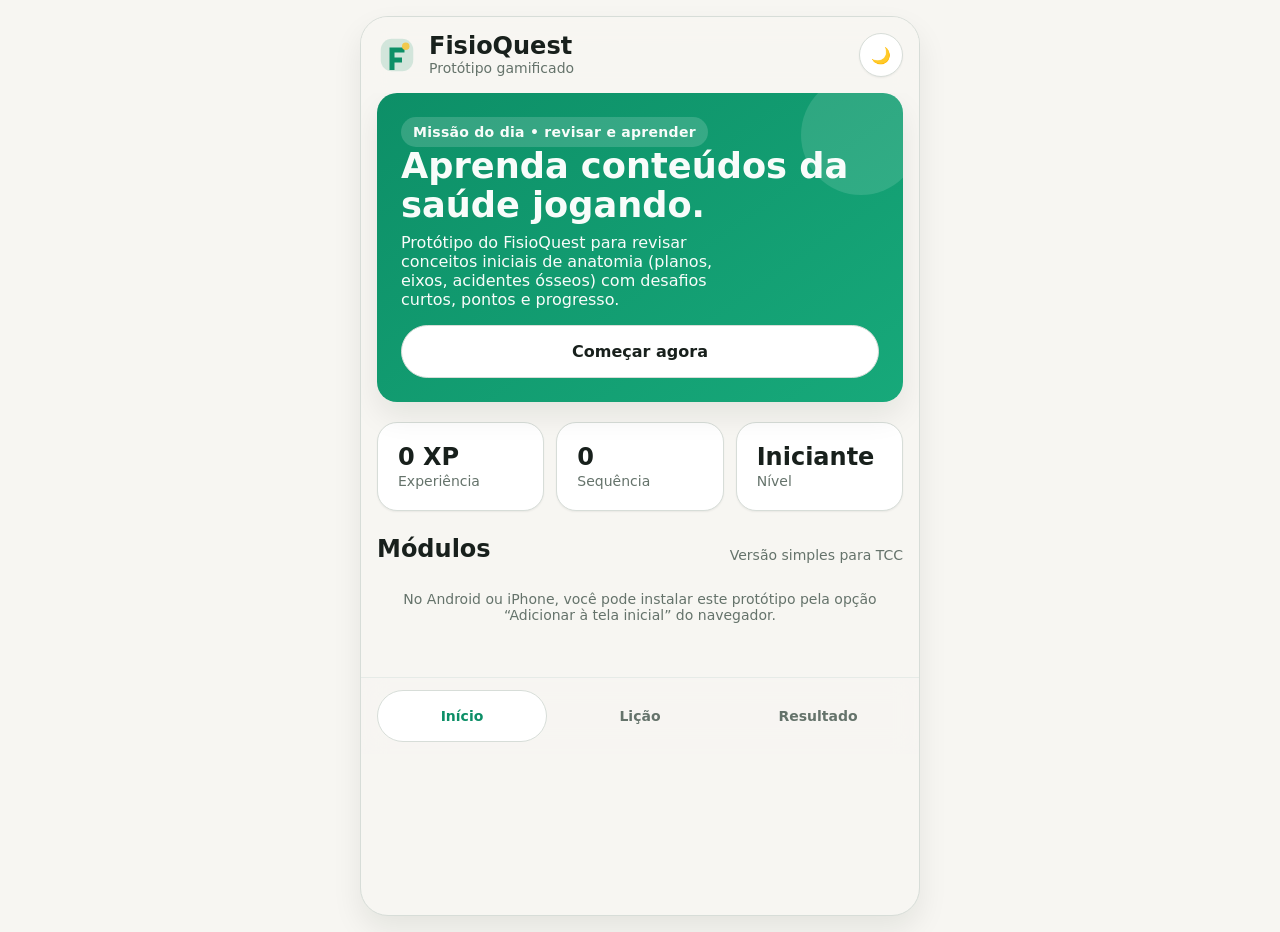
<file: fisioquest-app-v2.html>
<!doctype html>
<html lang="pt-BR" data-theme="light">
<head>
  <meta charset="UTF-8" />
  <meta name="viewport" content="width=device-width, initial-scale=1.0" />
  <meta name="theme-color" content="#0d8f67" />
  <title>FisioQuest</title>
  <link rel="preconnect" href="https://api.fontshare.com" />
  <link href="https://api.fontshare.com/v2/css?f[]=satoshi@400,500,700,900&display=swap" rel="stylesheet" />
  <style>
    :root,[data-theme="light"]{
      --text-xs:clamp(.75rem,.7rem + .25vw,.875rem);
      --text-sm:clamp(.875rem,.8rem + .35vw,1rem);
      --text-base:clamp(1rem,.95rem + .25vw,1.125rem);
      --text-lg:clamp(1.125rem,1rem + .75vw,1.5rem);
      --text-xl:clamp(1.5rem,1.2rem + 1.25vw,2.25rem);
      --space-1:.25rem;--space-2:.5rem;--space-3:.75rem;--space-4:1rem;--space-5:1.25rem;--space-6:1.5rem;--space-8:2rem;--space-10:2.5rem;--space-12:3rem;--space-16:4rem;
      --color-bg:#f7f6f2;--color-surface:#ffffff;--color-surface-2:#f4f8f6;--color-border:#d7ddd8;--color-divider:#e6ebe7;
      --color-text:#18201c;--color-text-muted:#65736b;--color-text-inverse:#f8fcfa;
      --color-primary:#0d8f67;--color-primary-hover:#0a7353;--color-accent:#f2c94c;--color-success:#2f7d32;--color-error:#b63c3c;
      --radius-sm:.5rem;--radius-md:.875rem;--radius-lg:1.25rem;--radius-full:999px;
      --shadow-sm:0 1px 2px rgba(0,0,0,.06);--shadow-md:0 14px 30px rgba(7,21,15,.08);
      --font-body:'Satoshi',system-ui,sans-serif;
    }
    [data-theme="dark"]{
      --color-bg:#121715;--color-surface:#19201d;--color-surface-2:#202a26;--color-border:#2e3733;--color-divider:#27312d;
      --color-text:#edf5f1;--color-text-muted:#a4b4ab;--color-text-inverse:#12201a;
      --color-primary:#38b98e;--color-primary-hover:#54c59d;--color-accent:#f0c44d;--color-success:#69b36b;--color-error:#f26d6d;
      --shadow-sm:0 1px 2px rgba(0,0,0,.25);--shadow-md:0 20px 38px rgba(0,0,0,.28);
    }
    *,*::before,*::after{box-sizing:border-box}
    html,body{margin:0;padding:0;min-height:100%;font-family:var(--font-body);background:var(--color-bg);color:var(--color-text);-webkit-font-smoothing:antialiased}
    button,input,select{font:inherit}
    button{cursor:pointer;border:none}
    .app{min-height:100dvh;display:flex;flex-direction:column;max-width:560px;margin:0 auto;background:var(--color-bg)}
    .topbar{display:flex;justify-content:space-between;align-items:center;padding:var(--space-4);position:sticky;top:0;background:color-mix(in srgb,var(--color-bg) 88%, transparent);backdrop-filter:blur(12px);z-index:20}
    .brand{display:flex;align-items:center;gap:var(--space-3)}
    .brand svg{width:40px;height:40px;color:var(--color-primary)}
    .brand strong{font-size:var(--text-lg);line-height:1}
    .brand span{display:block;font-size:var(--text-xs);color:var(--color-text-muted);margin-top:2px}
    .icon-btn{width:44px;height:44px;border-radius:50%;background:var(--color-surface);color:var(--color-text);box-shadow:var(--shadow-sm);display:grid;place-items:center;border:1px solid var(--color-border)}
    main{padding:0 var(--space-4) var(--space-10)}
    .screen{display:none;animation:fade .28s ease}
    .screen.active{display:block}
    @keyframes fade{from{opacity:.15;transform:translateY(8px)}to{opacity:1;transform:none}}
    .hero{background:linear-gradient(145deg,var(--color-primary),#17a97a);color:var(--color-text-inverse);padding:var(--space-6);border-radius:var(--radius-lg);box-shadow:var(--shadow-md);overflow:hidden;position:relative}
    .hero::after{content:"";position:absolute;right:-18px;top:-18px;width:120px;height:120px;border-radius:50%;background:rgba(255,255,255,.12)}
    .hero h1{font-size:var(--text-xl);margin:0 0 var(--space-2);line-height:1.1}
    .hero p{margin:0 0 var(--space-4);max-width:34ch}
    .pill{display:inline-flex;align-items:center;gap:.35rem;background:rgba(255,255,255,.16);padding:.45rem .75rem;border-radius:999px;font-size:var(--text-xs);font-weight:700;letter-spacing:.02em}
    .stats{display:grid;grid-template-columns:repeat(3,1fr);gap:var(--space-3);margin:var(--space-5) 0}
    .card{background:var(--color-surface);border:1px solid var(--color-border);border-radius:var(--radius-lg);padding:var(--space-5);box-shadow:var(--shadow-sm)}
    .stat strong{display:block;font-size:var(--text-lg)}
    .stat span{font-size:var(--text-xs);color:var(--color-text-muted)}
    .section-title{display:flex;justify-content:space-between;align-items:end;margin:var(--space-6) 0 var(--space-3)}
    .section-title h2{font-size:var(--text-lg);margin:0}
    .section-title span{font-size:var(--text-xs);color:var(--color-text-muted)}
    .module-list{display:grid;gap:var(--space-3)}
    .module-card{display:grid;grid-template-columns:auto 1fr auto;gap:var(--space-4);align-items:center;background:var(--color-surface);border:1px solid var(--color-border);border-radius:var(--radius-lg);padding:var(--space-4);box-shadow:var(--shadow-sm)}
    .module-icon{width:52px;height:52px;border-radius:16px;display:grid;place-items:center;font-size:1.4rem;font-weight:900;background:var(--color-surface-2)}
    .module-meta h3{margin:0 0 .25rem;font-size:var(--text-base)}
    .module-meta p{margin:0;color:var(--color-text-muted);font-size:var(--text-sm)}
    .tag{padding:.4rem .7rem;border-radius:999px;font-size:var(--text-xs);font-weight:700;background:var(--color-surface-2);color:var(--color-text-muted)}
    .btn{width:100%;display:inline-flex;justify-content:center;align-items:center;gap:.5rem;padding:1rem 1.15rem;border-radius:999px;font-weight:800;font-size:var(--text-sm);transition:.2s ease}
    .btn-primary{background:var(--color-primary);color:var(--color-text-inverse)}
    .btn-primary:hover{background:var(--color-primary-hover)}
    .btn-secondary{background:var(--color-surface);color:var(--color-text);border:1px solid var(--color-border)}
    .lesson-head{display:flex;justify-content:space-between;align-items:center;gap:var(--space-3);margin-top:var(--space-3)}
    .progress-wrap{display:grid;gap:var(--space-2);margin:var(--space-4) 0 var(--space-5)}
    .progress-bar{height:14px;border-radius:999px;background:var(--color-surface-2);overflow:hidden;border:1px solid var(--color-border)}
    .progress-fill{height:100%;width:0;background:linear-gradient(90deg,var(--color-primary),#61d8af);border-radius:999px;transition:width .3s ease}
    .question{font-size:var(--text-lg);line-height:1.3;margin:0 0 var(--space-5)}
    .answers{display:grid;gap:var(--space-3)}
    .answer{width:100%;text-align:left;padding:1rem 1rem;border-radius:1rem;background:var(--color-surface);border:2px solid var(--color-border);color:var(--color-text);font-weight:700}
    .answer.selected{border-color:var(--color-primary);background:color-mix(in srgb,var(--color-primary) 10%, var(--color-surface))}
    .answer.correct{border-color:var(--color-success);background:color-mix(in srgb,var(--color-success) 12%, var(--color-surface))}
    .answer.wrong{border-color:var(--color-error);background:color-mix(in srgb,var(--color-error) 11%, var(--color-surface))}
    .feedback{min-height:60px;margin:var(--space-4) 0;font-size:var(--text-sm);color:var(--color-text-muted)}
    .footer-actions{display:grid;gap:var(--space-3);margin-top:var(--space-4)}
    .result-hero{text-align:center;padding:var(--space-6) var(--space-5)}
    .score-ring{width:150px;height:150px;margin:0 auto var(--space-4);border-radius:50%;display:grid;place-items:center;background:conic-gradient(var(--color-primary) calc(var(--percent) * 1%), var(--color-surface-2) 0);padding:12px}
    .score-ring-inner{width:100%;height:100%;border-radius:50%;display:grid;place-items:center;background:var(--color-bg)}
    .score-ring strong{font-size:2rem;line-height:1}
    .mini-grid{display:grid;grid-template-columns:repeat(2,1fr);gap:var(--space-3);margin-top:var(--space-4)}
    .bottom-nav{position:sticky;bottom:0;background:color-mix(in srgb,var(--color-bg) 90%, transparent);backdrop-filter:blur(12px);padding:var(--space-3) var(--space-4) calc(var(--space-3) + env(safe-area-inset-bottom));display:grid;grid-template-columns:repeat(3,1fr);gap:var(--space-2);border-top:1px solid var(--color-divider)}
    .nav-btn{min-height:52px;border-radius:999px;background:transparent;color:var(--color-text-muted);font-size:var(--text-xs);font-weight:700}
    .nav-btn.active{background:var(--color-surface);color:var(--color-primary);border:1px solid var(--color-border)}
    .install-tip{margin-top:var(--space-4);font-size:var(--text-xs);color:var(--color-text-muted);text-align:center}
    .hidden{display:none!important}
    @media (min-width:700px){.app{margin:var(--space-4) auto;border:1px solid var(--color-border);border-radius:28px;overflow:hidden;box-shadow:var(--shadow-md)}}
  </style>
</head>
<body>
<div class="app">
  <header class="topbar">
    <div class="brand" aria-label="FisioQuest">
      <svg viewBox="0 0 64 64" fill="none" aria-hidden="true">
        <rect x="6" y="6" width="52" height="52" rx="18" fill="currentColor" opacity=".16"></rect>
        <path d="M20 20h24v8H28v8h12v8H28v12h-8V20Z" fill="currentColor"></path>
        <circle cx="46" cy="18" r="6" fill="#f2c94c"></circle>
      </svg>
      <div>
        <strong>FisioQuest</strong>
        <span>Protótipo gamificado</span>
      </div>
    </div>
    <button class="icon-btn" id="themeToggle" aria-label="Alternar tema">
      <span id="themeIcon">🌙</span>
    </button>
  </header>

  <main>
    <section id="homeScreen" class="screen active">
      <div class="hero">
        <div class="pill">Missão do dia • revisar e aprender</div>
        <h1>Aprenda conteúdos da saúde jogando.</h1>
        <p>Protótipo do FisioQuest para revisar conceitos iniciais de anatomia (planos, eixos, acidentes ósseos) com desafios curtos, pontos e progresso.</p>
        <button class="btn btn-secondary" id="quickStartBtn">Começar agora</button>
      </div>

      <div class="stats">
        <div class="card stat"><strong id="statXp">0 XP</strong><span>Experiência</span></div>
        <div class="card stat"><strong id="statStreak">0</strong><span>Sequência</span></div>
        <div class="card stat"><strong id="statRank">Iniciante</strong><span>Nível</span></div>
      </div>

      <div class="section-title">
        <h2>Módulos</h2>
        <span>Versão simples para TCC</span>
      </div>
      <div class="module-list" id="moduleList"></div>

      <p class="install-tip">No Android ou iPhone, você pode instalar este protótipo pela opção “Adicionar à tela inicial” do navegador.</p>
    </section>

    <section id="lessonScreen" class="screen">
      <div class="lesson-head">
        <div>
          <div class="tag" id="lessonTag">Módulo</div>
          <h2 id="lessonTitle" style="margin:.6rem 0 0;font-size:var(--text-lg)">Lição</h2>
        </div>
        <div class="tag" id="questionCounter">1/5</div>
      </div>

      <div class="progress-wrap">
        <div style="display:flex;justify-content:space-between;font-size:var(--text-xs);color:var(--color-text-muted)">
          <span>Progresso da lição</span>
          <span id="progressText">0%</span>
        </div>
        <div class="progress-bar"><div class="progress-fill" id="progressFill"></div></div>
      </div>

      <div class="card">
        <p class="question" id="questionText"></p>
        <div class="answers" id="answers"></div>
        <div class="feedback" id="feedback">Escolha uma resposta para continuar.</div>
        <div class="footer-actions">
          <button class="btn btn-primary" id="nextBtn" disabled>Responder primeiro</button>
          <button class="btn btn-secondary" id="backHomeBtn">Voltar ao início</button>
        </div>
      </div>
    </section>

    <section id="resultScreen" class="screen">
      <div class="card result-hero">
        <div class="score-ring" id="scoreRing" style="--percent:0">
          <div class="score-ring-inner">
            <div>
              <strong id="finalScore">0%</strong>
              <div style="font-size:var(--text-xs);color:var(--color-text-muted)">desempenho</div>
            </div>
          </div>
        </div>
        <h2 id="resultTitle" style="margin:0 0 .5rem;font-size:var(--text-lg)">Lição concluída</h2>
        <p id="resultText" style="margin:0 auto;color:var(--color-text-muted)">Você terminou a atividade.</p>
        <div class="mini-grid">
          <div class="card"><strong id="correctCount">0</strong><span style="display:block;color:var(--color-text-muted);font-size:var(--text-xs)">Acertos</span></div>
          <div class="card"><strong id="earnedXp">0 XP</strong><span style="display:block;color:var(--color-text-muted);font-size:var(--text-xs)">Ganho</span></div>
        </div>
        <div class="footer-actions">
          <button class="btn btn-primary" id="restartModuleBtn">Repetir módulo</button>
          <button class="btn btn-secondary" id="goHomeFromResultBtn">Escolher outro módulo</button>
        </div>
      </div>
    </section>
  </main>

  <nav class="bottom-nav" aria-label="Navegação inferior">
    <button class="nav-btn active" data-target="homeScreen">Início</button>
    <button class="nav-btn" data-target="lessonScreen">Lição</button>
    <button class="nav-btn" data-target="resultScreen">Resultado</button>
  </nav>
</div>

<script>
const modules = [
  {
    id:'anat_basica',
    icon:'🩻',
    color:'#e8f6ef',
    title:'Fundamentos de Anatomia',
    subtitle:'Planos, eixos e posições anatômicas',
    lesson:'Noções básicas',
    questions:[
      {q:'A posição anatômica padrão é descrita com o indivíduo:', options:['Deitado em decúbito dorsal, membros relaxados','Em pé, olhando para frente, membros superiores ao lado do corpo, palmas voltadas para frente','Sentado, com joelhos flexionados a 90°','Deitado em decúbito ventral, cabeça lateralizada'], answer:1, explain:'A posição anatômica é em pé, face e olhar para frente, membros ao lado do corpo e palmas das mãos voltadas para frente.'},
      {q:'Qual plano divide o corpo em porções anterior e posterior?', options:['Plano sagital','Plano transversal','Plano frontal (coronal)','Plano oblíquo'], answer:2, explain:'O plano frontal ou coronal divide o corpo em partes anterior (ventral) e posterior (dorsal).'},
      {q:'Qual plano divide o corpo em metades direita e esquerda?', options:['Plano transversal','Plano sagital mediano','Plano frontal','Plano horizontal'], answer:1, explain:'O plano sagital mediano divide o corpo em metades direita e esquerda.'},
      {q:'O plano transversal também pode ser chamado de:', options:['Plano horizontal','Plano frontal','Plano sagital','Plano coronal'], answer:0, explain:'O plano transversal ou horizontal divide o corpo em partes superior e inferior.'},
      {q:'O movimento de afastar um segmento da linha média é chamado de:', options:['Adução','Abdução','Rotação medial','Flexão'], answer:1, explain:'Abdução é o movimento de afastar o segmento corporal da linha média.'},
      {q:'O movimento de aproximar um segmento da linha média é chamado de:', options:['Abdução','Extensão','Adução','Rotação lateral'], answer:2, explain:'Adução é o movimento de aproximar o segmento da linha média.'},
      {q:'Flexão do cotovelo ocorre no plano:', options:['Transversal','Sagital','Frontal','Horizontal'], answer:1, explain:'Flexão e extensão geralmente ocorrem no plano sagital.'},
      {q:'Rotação medial e lateral do ombro ocorrem principalmente em qual plano?', options:['Frontal','Transversal','Sagital','Oblíquo'], answer:1, explain:'As rotações ocorrem em torno de um eixo longitudinal, no plano transversal.'},
      {q:'Em relação à posição anatômica, o esterno está _______ em relação à coluna vertebral.', options:['Posterior','Lateral','Inferior','Anterior'], answer:3, explain:'O esterno é anterior em relação à coluna vertebral.'},
      {q:'Em relação ao joelho, o tornozelo é considerado:', options:['Proximal','Distal','Medial','Superior'], answer:1, explain:'O tornozelo está mais distante da raiz do membro, sendo distal em relação ao joelho.'},
      {q:'Qual termo anatômico indica uma posição mais próxima da cabeça?', options:['Caudal','Inferior','Cranial','Distal'], answer:2, explain:'Cranial (ou cefálico) indica proximidade da cabeça.'},
      {q:'O termo "lateral" significa:', options:['Próximo ao centro do corpo','Afastado do plano mediano','Acima de outra estrutura','Abaixo de outra estrutura'], answer:1, explain:'Lateral indica afastamento do plano mediano do corpo.'},
      {q:'O termo "medial" significa:', options:['Mais próximo da linha média','Mais distante da linha média','Em direção aos pés','Em direção à cabeça'], answer:0, explain:'Medial é aquilo que se aproxima da linha média do corpo.'},
      {q:'Qual estrutura é mais proximal em relação ao punho?', options:['Falanges proximais','Metacarpos','Úmero','Falanges distais'], answer:2, explain:'O úmero está mais próximo da raiz do membro, sendo proximal em relação ao punho.'},
      {q:'O termo "ipsilateral" significa:', options:['No lado oposto','No mesmo lado do corpo','Na linha média','Entre duas estruturas'], answer:1, explain:'Ipsilateral indica estruturas localizadas no mesmo lado do corpo.'},
      {q:'O termo "contralateral" significa:', options:['No mesmo lado','No lado oposto','Superior','Inferior'], answer:1, explain:'Contralateral indica estruturas que se localizam em lados opostos do corpo.'}
    ]
  },
  {
    id:'acidentes_osseos',
    icon:'🦴',
    color:'#f4fff2',
    title:'Acidentes Ósseos',
    subtitle:'Principal vocabulário anatômico dos ossos',
    lesson:'Formas e relevâncias',
    questions:[
      {q:'As saliências ósseas onde tendões e ligamentos se inserem são chamadas de:', options:['Fossas','Côndilos','Tuberosidades','Forames'], answer:2, explain:'Tuberosidades são saliências que servem de ponto de inserção para músculos e ligamentos.'},
      {q:'Uma pequena proeminência óssea arredondada recebe o nome de:', options:['Túber','Cabeça','Tubérculo','Espinha'], answer:2, explain:'Tubérculo é uma pequena saliência óssea arredondada.'},
      {q:'As superfícies articulares lisas e arredondadas no final de alguns ossos longos são chamadas de:', options:['Epicôndilos','Côndilos','Cristas','Linhas'], answer:1, explain:'Côndilos são superfícies articulares arredondadas que se articulam com outros ossos.'},
      {q:'Uma abertura ou orifício em um osso para passagem de vasos e nervos é chamado de:', options:['Fossa','Sulco','Forame','Espinha'], answer:2, explain:'Forame é a abertura que permite a passagem de estruturas como vasos e nervos.'},
      {q:'Uma depressão alongada ou canal em um osso é chamada de:', options:['Fissura','Sulco','Espinha','Linha'], answer:1, explain:'Sulco é uma depressão alongada normalmente percorrida por tendões, vasos ou nervos.'},
      {q:'Uma grande proeminência arredondada encontrada, por exemplo, no fêmur proximal, é chamada de:', options:['Côndilo','Cabeça','Trocanter','Tubérculo'], answer:2, explain:'O fêmur possui grande trocanter, uma grande proeminência óssea.'},
      {q:'A região articular esférica que se encaixa em uma cavidade é chamada de:', options:['Cabeça','Fissura','Linha','Crista'], answer:0, explain:'Cabeça é a porção esférica articular encontrada em ossos como o úmero e o fêmur.'},
      {q:'Uma proeminência óssea estreita e alongada recebe o nome de:', options:['Linha','Crista','Espinha','Tuberosidade'], answer:2, explain:'Espinha óssea é uma projeção fina e pontiaguda.'},
      {q:'Uma área ampla, levemente elevada, geralmente rugosa, é chamada de:', options:['Tuberosidade','Fossa','Cabeça','Fissura'], answer:0, explain:'Tuberosidade é uma grande elevação rugosa para inserção muscular.'},
      {q:'Uma cavidade rasa e alargada em um osso, como na escápula, é chamada de:', options:['Fossa','Forame','Sulco','Crista'], answer:0, explain:'Fossas são depressões, como a fossa supraespinhal e infraespinhal da escápula.'},
      {q:'Qual acidente ósseo é típico das vértebras e forma parte do canal vertebral?', options:['Côndilo occipital','Processo espinhoso','Cabeça do fêmur','Tubérculo maior'], answer:1, explain:'Os processos espinhosos das vértebras projetam-se posteriormente e podem ser palpados ao longo da coluna.'},
      {q:'As pequenas superfícies articulares planas, como as encontradas nas vértebras torácicas, são chamadas de:', options:['Facetas articulares','Tubérculos','Trocanteres','Linhas'], answer:0, explain:'Facetas articulares são superfícies planas que permitem deslizamento entre ossos.'},
      {q:'O acrômio da escápula é um exemplo de:', options:['Tubérculo','Processo','Forame','Fossa'], answer:1, explain:'O acrômio é um processo ósseo que se projeta lateralmente, formando o ponto mais alto do ombro.'},
      {q:'A incisura jugular do esterno é classificada como:', options:['Proeminência óssea','Depressão','Forame','Espinha'], answer:1, explain:'Incisuras e entalhes são depressões ou recortes na borda de um osso.'},
      {q:'No úmero, o sulco intertubercular é importante para passagem de:', options:['Nervo ciático','Tendão do músculo bíceps braquial','Veia safena','Tendão do quadríceps'], answer:1, explain:'O sulco intertubercular abriga o tendão da cabeça longa do bíceps braquial.'}
    ]
  },
  {
    id:'segmentos',
    icon:'🧍',
    color:'#eaf1ff',
    title:'Segmentos do Corpo',
    subtitle:'Divisão em regiões corporais',
    lesson:'Organização geral',
    questions:[
      {q:'Na divisão básica, o corpo humano é separado em:', options:['Cabeça, pescoço, tronco e membros','Crânio, tórax e pelve apenas','Membros superiores e inferiores apenas','Tórax e abdome apenas'], answer:0, explain:'A divisão clássica inclui cabeça, pescoço, tronco (tórax, abdome, pelve) e membros.'},
      {q:'O tronco é composto principalmente por:', options:['Cabeça e pescoço','Tórax, abdome e pelve','Mãos e pés','Coxa e perna'], answer:1, explain:'Tronco compreende tórax, abdome e pelve.'},
      {q:'O antebraço está localizado entre:', options:['Braço e mão','Mão e ombro','Coxa e perna','Perna e pé'], answer:0, explain:'O antebraço fica entre braço (proximal) e mão (distal).'},
      {q:'A perna, em termos anatômicos, localiza-se entre:', options:['Quadril e joelho','Joelho e tornozelo','Tornozelo e pé','Coxa e quadril'], answer:1, explain:'Perna é o segmento entre joelho e tornozelo; entre quadril e joelho é a coxa.'},
      {q:'A região plantar refere-se à:', options:['Sola do pé','Dorso da mão','Região anterior da perna','Região posterior do tronco'], answer:0, explain:'Plantar refere-se à face inferior (sola) do pé.'},
      {q:'A região palmar corresponde à:', options:['Dorso do pé','Face anterior da mão','Face posterior da perna','Região cervical'], answer:1, explain:'Palmar indica a face anterior da mão, onde ficam as palmas.'},
      {q:'A região cervical está localizada entre:', options:['Craniana e torácica','Torácica e lombar','Lombar e sacral','Femoral e crural'], answer:0, explain:'A região cervical conecta cabeça e tronco, entre crânio e tórax.'},
      {q:'A pelve óssea conecta:', options:['Membro superior ao tronco','Membro inferior ao tronco','Cabeça ao pescoço','Mão ao antebraço'], answer:1, explain:'A pelve faz a transição entre tronco e membros inferiores.'},
      {q:'A escápula está localizada em qual região?', options:['Cervical','Torácica posterior (cintura escapular)','Abdominal','Pélvica'], answer:1, explain:'A escápula situa-se na porção posterior do tórax, compondo a cintura escapular.'},
      {q:'A região lombar está situada:', options:['Abaixo da pelve','Entre tórax e pelve posteriormente','Na face anterior da coxa','Na face lateral do braço'], answer:1, explain:'A região lombar é a porção inferior das costas, entre costelas inferiores e pelve.'}
    ]
  }
];

const state];

const state = {
  xp:0, streak:0, level:'Iniciante',
  currentModule:null, currentQuestion:0, correct:0, answered:false, selected:null
};

const el = id => document.getElementById(id);
const screens = ['homeScreen','lessonScreen','resultScreen'];

function showScreen(id){
  screens.forEach(screen => el(screen).classList.toggle('active', screen===id));
  document.querySelectorAll('.nav-btn').forEach(btn => btn.classList.toggle('active', btn.dataset.target===id));
}

function renderModules(){
  const list = el('moduleList');
  list.innerHTML = '';
  modules.forEach(module => {
    const card = document.createElement('article');
    card.className = 'module-card';
    card.innerHTML = `
      <div class="module-icon" style="background:${module.color}">${module.icon}</div>
      <div class="module-meta">
        <h3>${module.title}</h3>
        <p>${module.subtitle}</p>
      </div>
      <button class="tag" aria-label="Abrir módulo ${module.title}">Abrir</button>
    `;
    card.querySelector('button').addEventListener('click',()=>startModule(module.id));
    list.appendChild(card);
  });
}

function updateStats(){
  el('statXp').textContent = `${state.xp} XP`;
  el('statStreak').textContent = state.streak;
  el('statRank').textContent = state.level;
}

function defineLevel(){
  if(state.xp >= 120) state.level = 'Avançado';
  else if(state.xp >= 60) state.level = 'Intermediário';
  else state.level = 'Iniciante';
}

function startModule(moduleId){
  state.currentModule = modules.find(m => m.id === moduleId);
  state.currentQuestion = 0;
  state.correct = 0;
  state.answered = false;
  state.selected = null;
  renderQuestion();
  showScreen('lessonScreen');
}

function renderQuestion(){
  const module = state.currentModule;
  const question = module.questions[state.currentQuestion];
  el('lessonTag').textContent = module.title;
  el('lessonTitle').textContent = module.lesson;
  el('questionCounter').textContent = `${state.currentQuestion + 1}/${module.questions.length}`;
  el('questionText').textContent = question.q;
  el('feedback').textContent = 'Escolha uma resposta para continuar.';
  const percent = Math.round((state.currentQuestion / module.questions.length) * 100);
  el('progressFill').style.width = `${percent}%`;
  el('progressText').textContent = `${percent}%`;
  const answers = el('answers');
  answers.innerHTML = '';
  question.options.forEach((option,index)=>{
    const btn = document.createElement('button');
    btn.className = 'answer';
    btn.textContent = option;
    btn.addEventListener('click', ()=> selectAnswer(index, btn));
    answers.appendChild(btn);
  });
  el('nextBtn').disabled = true;
  el('nextBtn').textContent = 'Responder primeiro';
}

function selectAnswer(index, btn){
  if(state.answered) return;
  state.answered = true;
  state.selected = index;
  const question = state.currentModule.questions[state.currentQuestion];
  const buttons = [...document.querySelectorAll('.answer')];
  buttons.forEach((b,i)=>{
    b.disabled = true;
    if(i===question.answer) b.classList.add('correct');
    if(i===index && i!==question.answer) b.classList.add('wrong');
    if(i===index) b.classList.add('selected');
  });
  const correct = index === question.answer;
  if(correct){
    state.correct += 1;
    el('feedback').textContent = `✅ Correto! ${question.explain}`;
  } else {
    el('feedback').textContent = `❌ Resposta incorreta. ${question.explain}`;
  }
  el('nextBtn').disabled = false;
  el('nextBtn').textContent = state.currentQuestion === state.currentModule.questions.length - 1 ? 'Ver resultado' : 'Próxima questão';
}

function nextStep(){
  if(!state.answered) return;
  if(state.currentQuestion < state.currentModule.questions.length - 1){
    state.currentQuestion += 1;
    state.answered = false;
    state.selected = null;
    renderQuestion();
  } else {
    finishModule();
  }
}

function finishModule(){
  const total = state.currentModule.questions.length;
  const percent = Math.round((state.correct / total) * 100);
  const earned = state.correct * 10;
  state.xp += earned;
  state.streak += 1;
  defineLevel();
  updateStats();
  el('scoreRing').style.setProperty('--percent', percent);
  el('finalScore').textContent = `${percent}%`;
  el('correctCount').textContent = `${state.correct}/${total}`;
  el('earnedXp').textContent = `${earned} XP`;
  el('resultTitle').textContent = percent >= 80 ? 'Ótimo desempenho!' : percent >= 50 ? 'Bom progresso!' : 'Continue praticando!';
  el('resultText').textContent = percent >= 80 ? 'Você demonstrou boa assimilação do conteúdo nesta versão protótipo.' : percent >= 50 ? 'Você está no caminho certo. Repetir a lição ajuda a fixar o conteúdo.' : 'Essa é uma ferramenta de treino. Refazer a atividade pode melhorar seu desempenho.';
  const progressPercent = 100;
  el('progressFill').style.width = `${progressPercent}%`;
  el('progressText').textContent = `${progressPercent}%`;
  showScreen('resultScreen');
}

el('nextBtn').addEventListener('click', nextStep);
el('quickStartBtn').addEventListener('click', ()=>startModule(modules[0].id));
el('backHomeBtn').addEventListener('click', ()=>showScreen('homeScreen'));
el('goHomeFromResultBtn').addEventListener('click', ()=>showScreen('homeScreen'));
el('restartModuleBtn').addEventListener('click', ()=>startModule(state.currentModule.id));

document.querySelectorAll('.nav-btn').forEach(btn=>btn.addEventListener('click', ()=>{
  const target = btn.dataset.target;
  if(target === 'lessonScreen' && !state.currentModule) return;
  if(target === 'resultScreen' && !state.currentModule) return;
  showScreen(target === 'resultScreen' && !state.currentModule ? 'homeScreen' : target);
}));

const root = document.documentElement;
const icon = el('themeIcon');
el('themeToggle').addEventListener('click', ()=>{
  const dark = root.getAttribute('data-theme') === 'dark';
  root.setAttribute('data-theme', dark ? 'light' : 'dark');
  icon.textContent = dark ? '🌙' : '☀️';
});
if(window.matchMedia && window.matchMedia('(prefers-color-scheme: dark)').matches){
  root.setAttribute('data-theme', 'dark');
  icon.textContent = '☀️';
}

if('serviceWorker' in navigator){
  const swCode = `
    const CACHE = 'fisioquest-pwa-v1';
    self.addEventListener('install', event => {
      event.waitUntil(caches.open(CACHE).then(cache => cache.addAll(['./'])));
      self.skipWaiting();
    });
    self.addEventListener('activate', event => {
      event.waitUntil(self.clients.claim());
    });
    self.addEventListener('fetch', event => {
      if(event.request.method !== 'GET') return;
      event.respondWith(caches.match(event.request).then(res => res || fetch(event.request).catch(() => caches.match('./'))));
    });`;
  const blob = new Blob([swCode], {type:'text/javascript'});
  const swUrl = URL.createObjectURL(blob);
  navigator.serviceWorker.register(swUrl).catch(()=>{});
}

const manifest = {
  name:'FisioQuest',
  short_name:'FisioQuest',
  start_url:'./',
  display:'standalone',
  background_color:'#f7f6f2',
  theme_color:'#0d8f67',
  description:'Protótipo gamificado de apoio ao ensino nas ciências da saúde.',
  icons:[
    {src:'data:image/svg+xml;base64,' + btoa(`<svg xmlns="http://www.w3.org/2000/svg" viewBox="0 0 128 128"><rect width="128" height="128" rx="30" fill="#0d8f67"/><path d="M38 32h52v16H56v18h26v16H56v24H38V32z" fill="#fff"/><circle cx="92" cy="34" r="12" fill="#f2c94c"/></svg>`), sizes:'128x128', type:'image/svg+xml', purpose:'any'}
  ]
};
const manifestBlob = new Blob([JSON.stringify(manifest)], {type:'application/manifest+json'});
const manifestURL = URL.createObjectURL(manifestBlob);
const manifestLink = document.createElement('link');
manifestLink.rel = 'manifest';
manifestLink.href = manifestURL;
document.head.appendChild(manifestLink);

renderModules();
updateStats();
</script>
</body>
</html>
</file>
